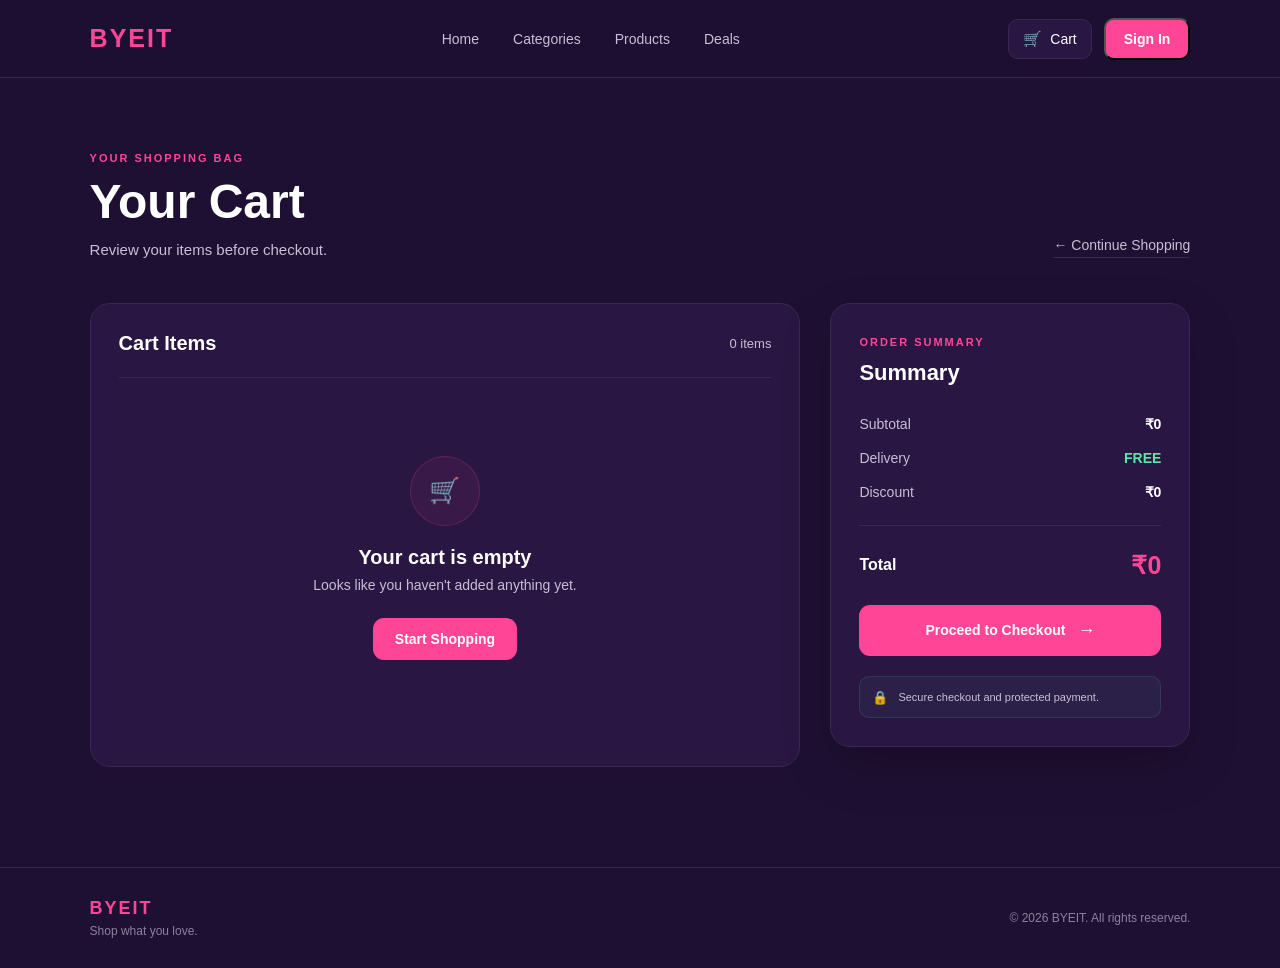
<file: login-app/cart.html>
<!DOCTYPE html>
<html lang="en">

<head>

    <meta charset="UTF-8">

    <meta
        name="viewport"
        content="width=device-width, initial-scale=1.0"
    >

    <title>Your Cart | BYEIT</title>

    <link
        rel="stylesheet"
        href="cart.css"
    >

</head>


<body>

    <!-- NAVBAR -->

    <header class="navbar">

        <a
            href="index.html"
            class="logo"
        >
            BYEIT
        </a>


        <nav>

            <a href="index.html">
                Home
            </a>

            <a href="index.html#categories">
                Categories
            </a>

            <a href="index.html#products">
                Products
            </a>

            <a href="index.html#deals">
                Deals
            </a>

        </nav>


        <div class="nav-actions">

            <a
                href="cart.html"
                class="cart-button"
            >

                <span class="cart-icon">
                    🛒
                </span>

                <span>
                    Cart
                </span>

            </a>


            <button
                id="profileButton"
                class="profile-button"
                onclick="openProfile()"
            >
                Sign In
            </button>

        </div>

    </header>


    <!-- CART PAGE -->

    <main class="cart-page">


        <!-- PAGE HEADER -->

        <div class="cart-page-header">

            <div>

                <span class="small-label">
                    YOUR SHOPPING BAG
                </span>

                <h1>
                    Your Cart
                </h1>

                <p>
                    Review your items before checkout.
                </p>

            </div>


            <a
                href="index.html#products"
                class="continue-shopping"
            >
                ← Continue Shopping
            </a>

        </div>


        <!-- CART CONTENT -->

        <div class="cart-layout">


            <!-- LEFT SIDE -->

            <section class="cart-items-section">

                <div class="section-heading">

                    <h2>
                        Cart Items
                    </h2>

                    <span id="cartItemCount">
                        0 items
                    </span>

                </div>


                <div
                    id="cartItems"
                    class="cart-items"
                >

                    <!-- Products will appear here -->

                    <div class="empty-cart">

                        <div class="empty-cart-icon">
                            🛒
                        </div>

                        <h3>
                            Your cart is empty
                        </h3>

                        <p>
                            Looks like you haven't added
                            anything yet.
                        </p>

                        <a
                            href="index.html#products"
                            class="primary-button"
                        >
                            Start Shopping
                        </a>

                    </div>

                </div>

            </section>


            <!-- RIGHT SIDE -->

            <aside class="order-summary">

                <div class="summary-header">

                    <span class="small-label">
                        ORDER SUMMARY
                    </span>

                    <h2>
                        Summary
                    </h2>

                </div>


                <div class="summary-details">

                    <div class="summary-row">

                        <span>
                            Subtotal
                        </span>

                        <strong id="cartSubtotal">
                            ₹0
                        </strong>

                    </div>


                    <div class="summary-row">

                        <span>
                            Delivery
                        </span>

                        <strong class="free">
                            FREE
                        </strong>

                    </div>


                    <div class="summary-row">

                        <span>
                            Discount
                        </span>

                        <strong id="cartDiscount">
                            ₹0
                        </strong>

                    </div>

                </div>


                <div class="summary-divider"></div>


                <div class="summary-total">

                    <span>
                        Total
                    </span>

                    <strong id="cartTotal">
                        ₹0
                    </strong>

                </div>


                <button
                class="checkout-button"
                onclick="window.location.href='checkout.html'"
            >
                Proceed to Checkout
                <span>→</span>
            </button>


                <div class="secure-note">

                    <span>
                        🔒
                    </span>

                    <p>
                        Secure checkout and
                        protected payment.
                    </p>

                </div>

            </aside>

        </div>

    </main>


    <!-- FOOTER -->

    <footer class="footer">

        <div class="footer-content">

            <div>

                <div class="footer-logo">
                    BYEIT
                </div>

                <p>
                    Shop what you love.
                </p>

            </div>


            <p class="footer-copy">
                © 2026 BYEIT. All rights reserved.
            </p>

        </div>

    </footer>


    <script src="cart.js"></script>
    <script>
    function openProfile() {

        let loggedIn =
            localStorage.getItem("byeItLoggedIn");

        if (loggedIn === "true") {

            window.location.href =
                "profile.html";

        } else {

            window.location.href =
                "login.html";
        }
    }

    let profileButton =
        document.getElementById("profileButton");

    if (profileButton) {

        let loggedIn =
            localStorage.getItem("byeItLoggedIn");

        if (loggedIn === "true") {

            profileButton.innerText =
                "Profile";
        }
    }
</script>

</body>

</html>
</file>
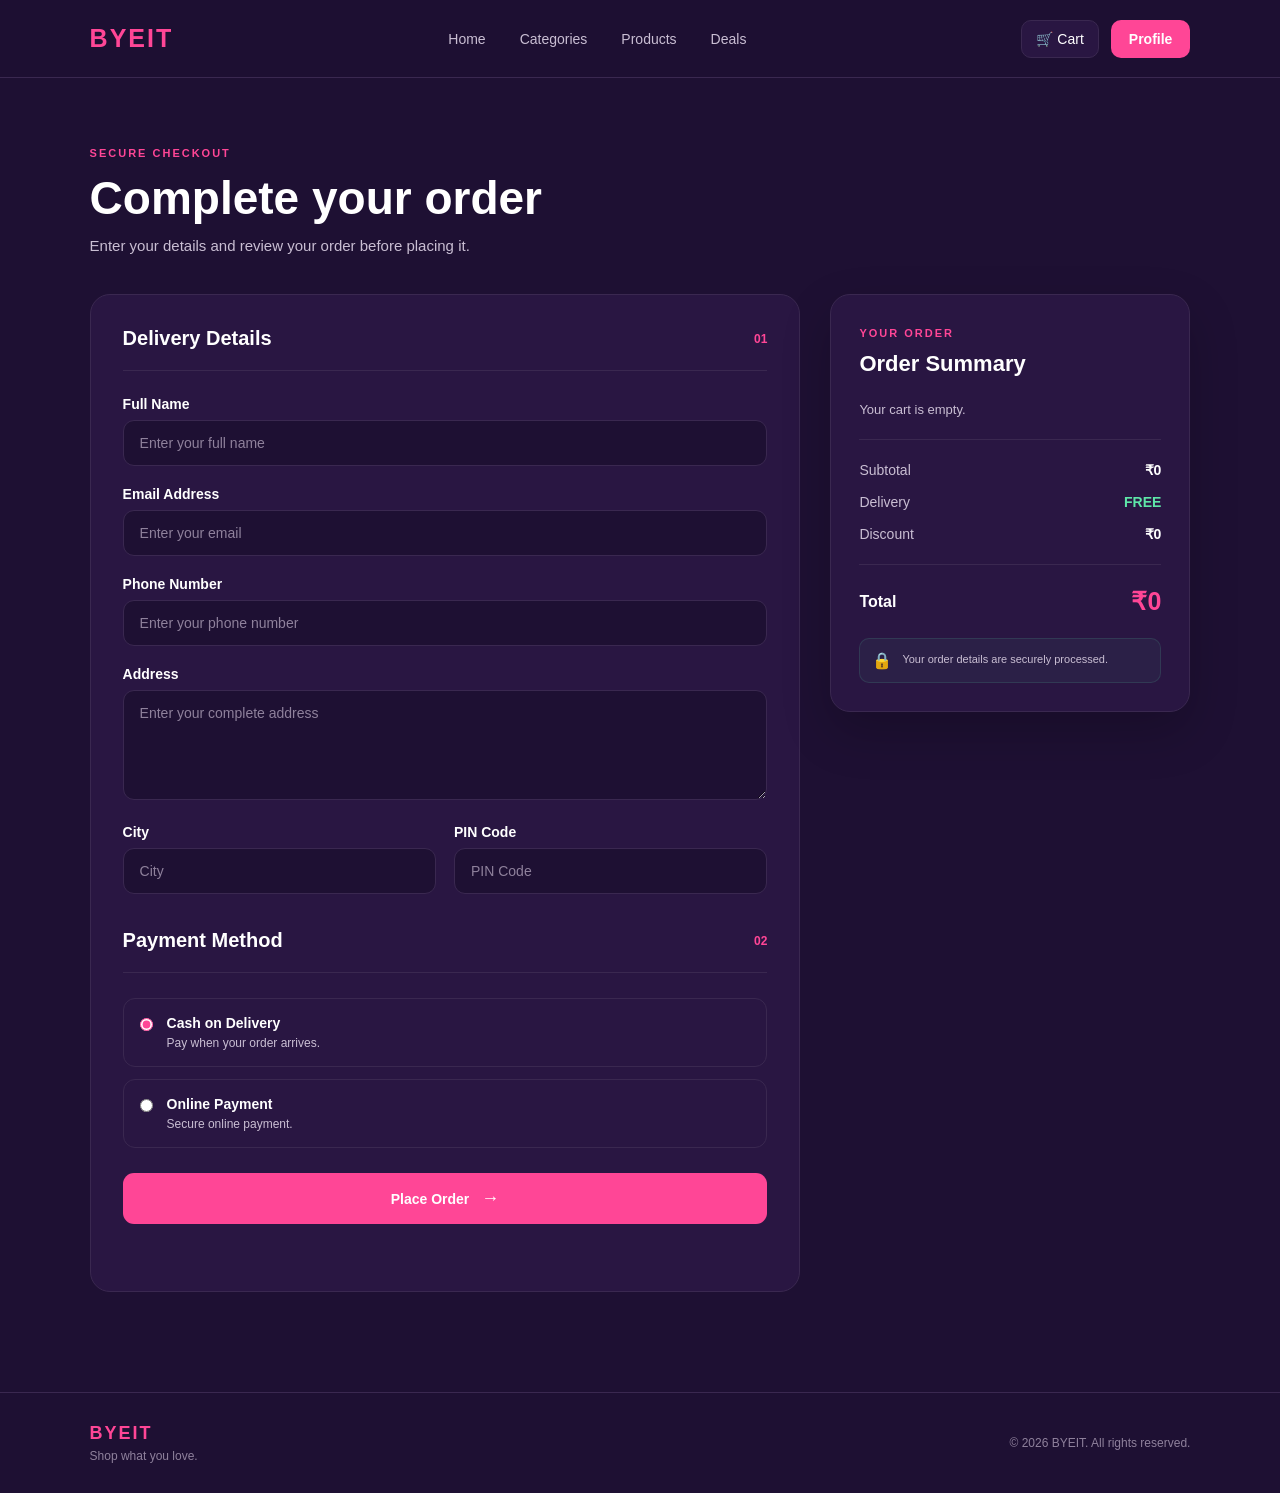
<file: login-app/checkout.html>
<!DOCTYPE html>
<html lang="en">

<head>

    <meta charset="UTF-8">

    <meta
        name="viewport"
        content="width=device-width, initial-scale=1.0"
    >

    <title>Checkout | BYEIT</title>

    <link
        rel="stylesheet"
        href="checkout.css"
    >

</head>


<body>

    <!-- NAVBAR -->

    <header class="navbar">

        <a
            href="index.html"
            class="logo"
        >
            BYEIT
        </a>


        <nav>

            <a href="index.html">
                Home
            </a>

            <a href="index.html#categories">
                Categories
            </a>

            <a href="index.html#products">
                Products
            </a>

            <a href="index.html#deals">
                Deals
            </a>

        </nav>


        <div class="nav-actions">

            <a
                href="cart.html"
                class="cart-button"
            >
                🛒 Cart
            </a>

            <a
                href="login.html"
                class="profile-button"
            >
                Profile
            </a>

        </div>

    </header>


    <!-- CHECKOUT -->

    <main class="checkout-page">


        <!-- PAGE HEADER -->

        <div class="checkout-header">

            <span class="small-label">
                SECURE CHECKOUT
            </span>

            <h1>
                Complete your order
            </h1>

            <p>
                Enter your details and review your order before placing it.
            </p>

        </div>


        <!-- CHECKOUT LAYOUT -->

        <div class="checkout-layout">


            <!-- LEFT SIDE -->

            <section class="checkout-form-card">

                <div class="section-title">

                    <h2>
                        Delivery Details
                    </h2>

                    <span>
                        01
                    </span>

                </div>


                <form id="checkoutForm">


                    <!-- FULL NAME -->

                    <div class="form-group">

                        <label for="fullName">
                            Full Name
                        </label>

                        <input
                            type="text"
                            id="fullName"
                            placeholder="Enter your full name"
                            required
                        >

                    </div>


                    <!-- EMAIL -->

                    <div class="form-group">

                        <label for="email">
                            Email Address
                        </label>

                        <input
                            type="email"
                            id="email"
                            placeholder="Enter your email"
                            required
                        >

                    </div>


                    <!-- PHONE -->

                    <div class="form-group">

                        <label for="phone">
                            Phone Number
                        </label>

                        <input
                            type="tel"
                            id="phone"
                            placeholder="Enter your phone number"
                            required
                        >

                    </div>


                    <!-- ADDRESS -->

                    <div class="form-group">

                        <label for="address">
                            Address
                        </label>

                        <textarea
                            id="address"
                            placeholder="Enter your complete address"
                            required
                        ></textarea>

                    </div>


                    <!-- CITY + PIN -->

                    <div class="form-row">

                        <div class="form-group">

                            <label for="city">
                                City
                            </label>

                            <input
                                type="text"
                                id="city"
                                placeholder="City"
                                required
                            >

                        </div>


                        <div class="form-group">

                            <label for="pincode">
                                PIN Code
                            </label>

                            <input
                                type="text"
                                id="pincode"
                                placeholder="PIN Code"
                                required
                            >

                        </div>

                    </div>


                    <!-- PAYMENT -->

                    <div class="section-title payment-title">

                        <h2>
                            Payment Method
                        </h2>

                        <span>
                            02
                        </span>

                    </div>


                    <div class="payment-options">


                        <label class="payment-option">

                            <input
                                type="radio"
                                name="payment"
                                value="cod"
                                checked
                            >

                            <div>

                                <strong>
                                    Cash on Delivery
                                </strong>

                                <span>
                                    Pay when your order arrives.
                                </span>

                            </div>

                        </label>


                        <label class="payment-option">

                            <input
                                type="radio"
                                name="payment"
                                value="online"
                            >

                            <div>

                                <strong>
                                    Online Payment
                                </strong>

                                <span>
                                    Secure online payment.
                                </span>

                            </div>

                        </label>


                    </div>


                    <button
                        type="submit"
                        class="place-order-button"
                    >
                        Place Order
                        <span>→</span>
                    </button>


                    <p
                        id="checkoutMessage"
                        class="checkout-message"
                    ></p>


                </form>

            </section>


            <!-- RIGHT SIDE -->

            <aside class="order-summary">

                <div class="summary-header">

                    <span class="small-label">
                        YOUR ORDER
                    </span>

                    <h2>
                        Order Summary
                    </h2>

                </div>


                <div
                    id="checkoutItems"
                    class="checkout-items"
                >
                    <!-- Items loaded by JavaScript -->
                </div>


                <div class="summary-divider"></div>


                <div class="summary-row">

                    <span>
                        Subtotal
                    </span>

                    <strong id="checkoutSubtotal">
                        ₹0
                    </strong>

                </div>


                <div class="summary-row">

                    <span>
                        Delivery
                    </span>

                    <strong class="free">
                        FREE
                    </strong>

                </div>


                <div class="summary-row">

                    <span>
                        Discount
                    </span>

                    <strong id="checkoutDiscount">
                        ₹0
                    </strong>

                </div>


                <div class="summary-divider"></div>


                <div class="summary-total">

                    <span>
                        Total
                    </span>

                    <strong id="checkoutTotal">
                        ₹0
                    </strong>

                </div>


                <div class="secure-note">

                    <span>
                        🔒
                    </span>

                    <p>
                        Your order details are securely processed.
                    </p>

                </div>


            </aside>

        </div>

    </main>


    <!-- FOOTER -->

    <footer class="footer">

        <div class="footer-content">

            <div>

                <div class="footer-logo">
                    BYEIT
                </div>

                <p>
                    Shop what you love.
                </p>

            </div>


            <p class="footer-copy">
                © 2026 BYEIT. All rights reserved.
            </p>

        </div>

    </footer>


    <script src="checkout.js"></script>

</body>

</html>
</file>
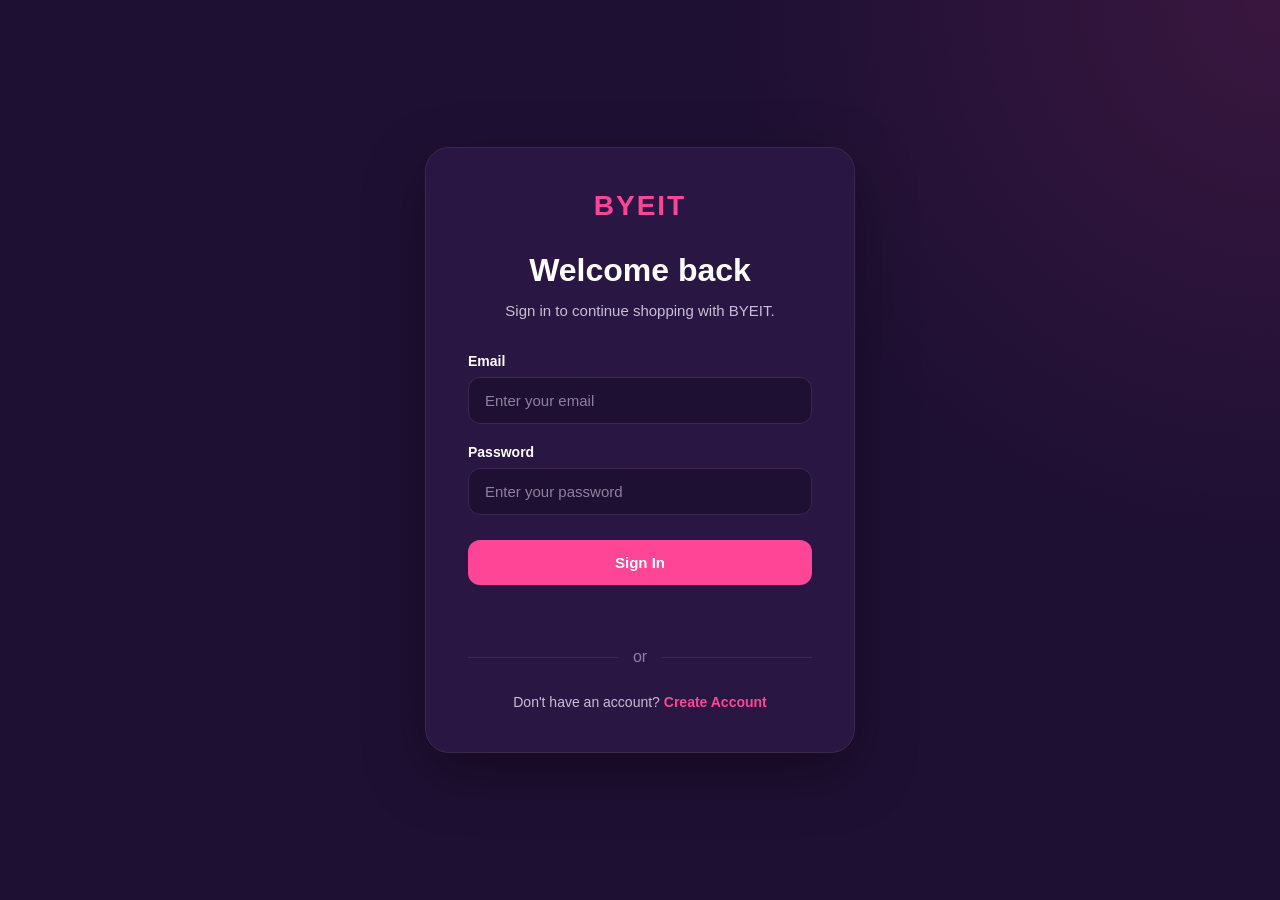
<file: login-app/login.html>
<!DOCTYPE html>
<html lang="en">

<head>
    <meta charset="UTF-8">
    <meta name="viewport" content="width=device-width, initial-scale=1.0">

    <title>Sign In | BYEIT</title>

    <link rel="stylesheet" href="login.css">
</head>

<body>

    <div class="auth-page">

        <div class="auth-card">

            <a href="index.html" class="auth-logo">
                BYEIT
            </a>

            <h1>Welcome back</h1>

            <p class="auth-subtitle">
                Sign in to continue shopping with BYEIT.
            </p>

            <form id="loginForm">

                <div class="form-group">

                    <label for="email">
                        Email
                    </label>

                    <input
                        type="email"
                        id="email"
                        placeholder="Enter your email"
                        required
                    >

                </div>

                <div class="form-group">

                    <label for="password">
                        Password
                    </label>

                    <input
                        type="password"
                        id="password"
                        placeholder="Enter your password"
                        required
                    >

                </div>

                <button
                    type="submit"
                    class="auth-button"
                >
                    Sign In
                </button>

                <p id="loginMessage" class="auth-message"></p>

            </form>

            <div class="auth-divider">
                <span>or</span>
            </div>

            <p class="auth-switch">

                Don't have an account?

                <a href="register.html">
                    Create Account
                </a>

            </p>

        </div>

    </div>

    <script src="login.js"></script>

</body>

</html>
</file>
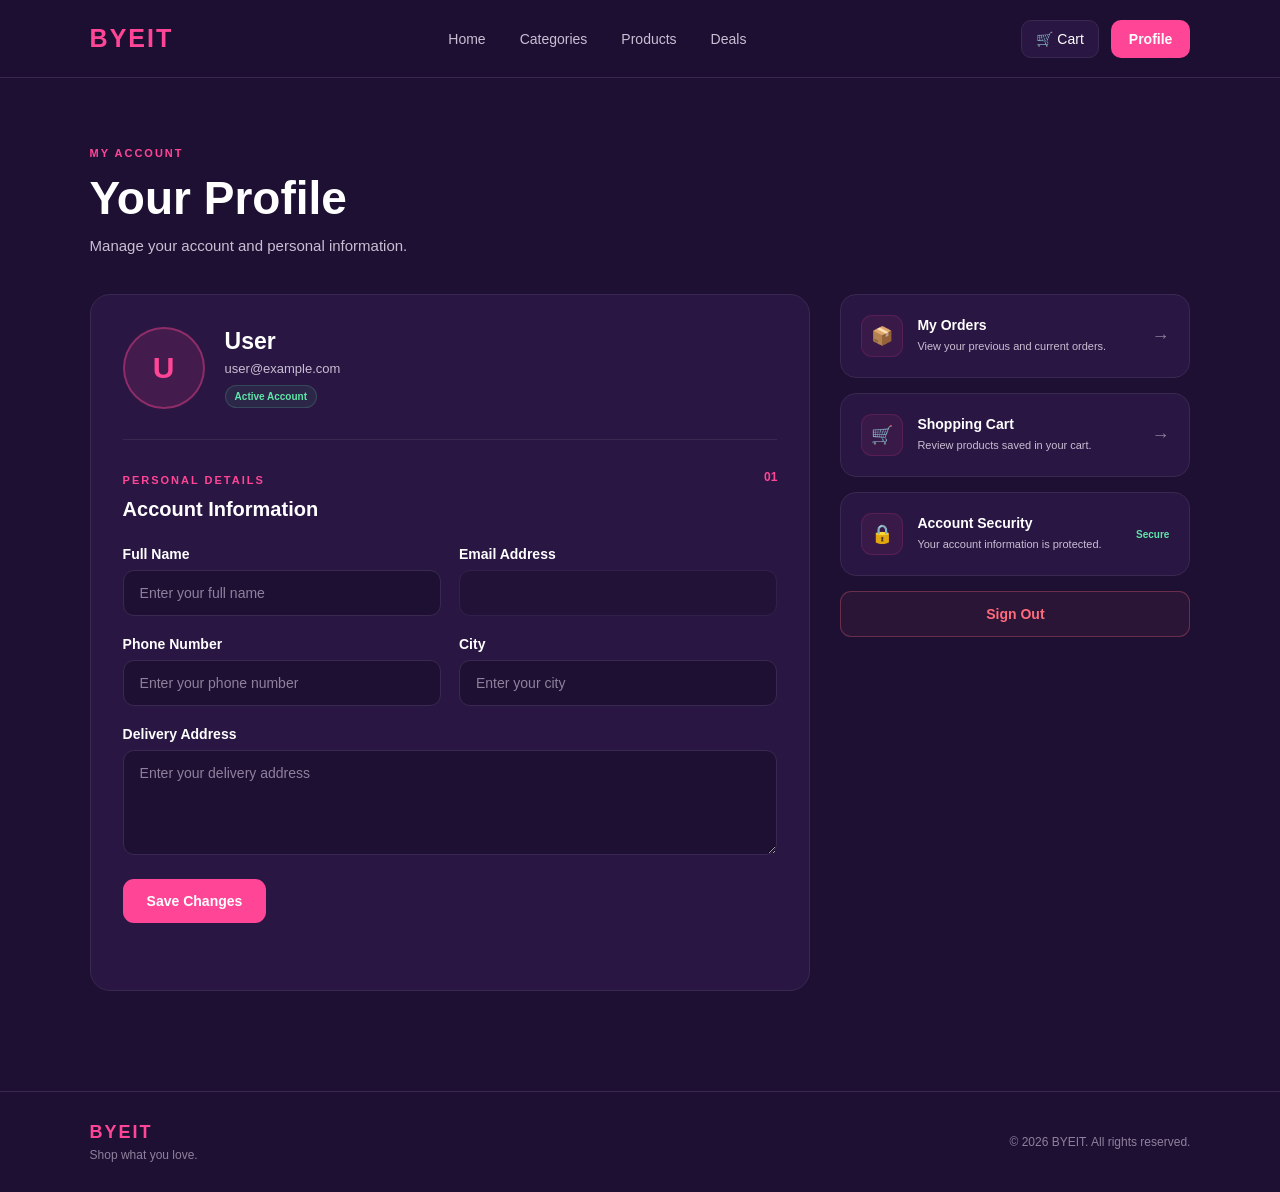
<file: login-app/profile.html>
<!DOCTYPE html>
<html lang="en">

<head>

    <meta charset="UTF-8">

    <meta
        name="viewport"
        content="width=device-width, initial-scale=1.0"
    >

    <title>My Profile | BYEIT</title>

    <link
        rel="stylesheet"
        href="profile.css"
    >

</head>


<body>


    <!-- =========================================
         NAVBAR
         ========================================= -->

    <header class="navbar">


        <a
            href="index.html"
            class="logo"
        >
            BYEIT
        </a>


        <nav>

            <a href="index.html">
                Home
            </a>

            <a href="index.html#categories">
                Categories
            </a>

            <a href="index.html#products">
                Products
            </a>

            <a href="index.html#deals">
                Deals
            </a>

        </nav>


        <div class="nav-actions">

            <a
                href="cart.html"
                class="cart-button"
            >
                🛒 Cart
            </a>


            <a
                href="profile.html"
                class="profile-button"
            >
                Profile
            </a>

        </div>

    </header>



    <!-- =========================================
         PROFILE PAGE
         ========================================= -->

    <main class="profile-page">


        <!-- PAGE HEADER -->

        <div class="profile-header">

            <span class="small-label">
                MY ACCOUNT
            </span>

            <h1>
                Your Profile
            </h1>

            <p>
                Manage your account and personal information.
            </p>

        </div>



        <!-- =========================================
             PROFILE LAYOUT
             ========================================= -->

        <div class="profile-layout">


            <!-- =====================================
                 LEFT PROFILE CARD
                 ===================================== -->

            <section class="profile-card">


                <div class="profile-top">


                    <div class="profile-avatar">
                        <span id="avatarLetter">
                            U
                        </span>
                    </div>


                    <div class="profile-main-info">

                        <h2 id="profileName">
                            User
                        </h2>

                        <p id="profileEmail">
                            user@example.com
                        </p>

                        <span class="account-status">
                            Active Account
                        </span>

                    </div>

                </div>



                <div class="profile-divider"></div>



                <!-- PERSONAL INFORMATION -->

                <div class="section-heading">

                    <div>

                        <span class="small-label">
                            PERSONAL DETAILS
                        </span>

                        <h2>
                            Account Information
                        </h2>

                    </div>

                    <span class="section-number">
                        01
                    </span>

                </div>



                <form id="profileForm">


                    <div class="form-row">


                        <div class="form-group">

                            <label for="fullName">
                                Full Name
                            </label>

                            <input
                                type="text"
                                id="fullName"
                                placeholder="Enter your full name"
                            >

                        </div>


                        <div class="form-group">

                            <label for="email">
                                Email Address
                            </label>

                            <input
                                type="email"
                                id="email"
                                disabled
                            >

                        </div>


                    </div>



                    <div class="form-row">


                        <div class="form-group">

                            <label for="phone">
                                Phone Number
                            </label>

                            <input
                                type="tel"
                                id="phone"
                                placeholder="Enter your phone number"
                            >

                        </div>


                        <div class="form-group">

                            <label for="city">
                                City
                            </label>

                            <input
                                type="text"
                                id="city"
                                placeholder="Enter your city"
                            >

                        </div>


                    </div>



                    <div class="form-group">

                        <label for="address">
                            Delivery Address
                        </label>

                        <textarea
                            id="address"
                            placeholder="Enter your delivery address"
                        ></textarea>

                    </div>



                    <button
                        type="submit"
                        class="save-button"
                    >
                        Save Changes
                    </button>


                    <p
                        id="profileMessage"
                        class="profile-message"
                    ></p>


                </form>

            </section>



            <!-- =====================================
                 RIGHT SIDEBAR
                 ===================================== -->

            <aside class="profile-sidebar">


                <!-- ORDERS -->

                <div class="side-card">

                    <div class="side-icon">
                        📦
                    </div>

                    <div class="side-content">

                        <h3>
                            My Orders
                        </h3>

                        <p>
                            View your previous and current orders.
                        </p>

                    </div>

                    <span class="side-arrow">
                        →
                    </span>

                </div>



                <!-- CART -->

                <div
                    class="side-card clickable"
                    onclick="window.location.href='cart.html'"
                >

                    <div class="side-icon">
                        🛒
                    </div>

                    <div class="side-content">

                        <h3>
                            Shopping Cart
                        </h3>

                        <p>
                            Review products saved in your cart.
                        </p>

                    </div>

                    <span class="side-arrow">
                        →
                    </span>

                </div>



                <!-- SECURITY -->

                <div class="side-card">

                    <div class="side-icon">
                        🔒
                    </div>

                    <div class="side-content">

                        <h3>
                            Account Security
                        </h3>

                        <p>
                            Your account information is protected.
                        </p>

                    </div>

                    <span class="security-status">
                        Secure
                    </span>

                </div>



                <!-- LOGOUT -->

                <button
                    class="logout-button"
                    onclick="logout()"
                >
                    Sign Out
                </button>


            </aside>

        </div>

    </main>



    <!-- =========================================
         FOOTER
         ========================================= -->

    <footer class="footer">

        <div class="footer-content">


            <div>

                <div class="footer-logo">
                    BYEIT
                </div>

                <p>
                    Shop what you love.
                </p>

            </div>


            <p class="footer-copy">
                © 2026 BYEIT. All rights reserved.
            </p>


        </div>

    </footer>



    <script src="profile.js"></script>

</body>

</html>
</file>
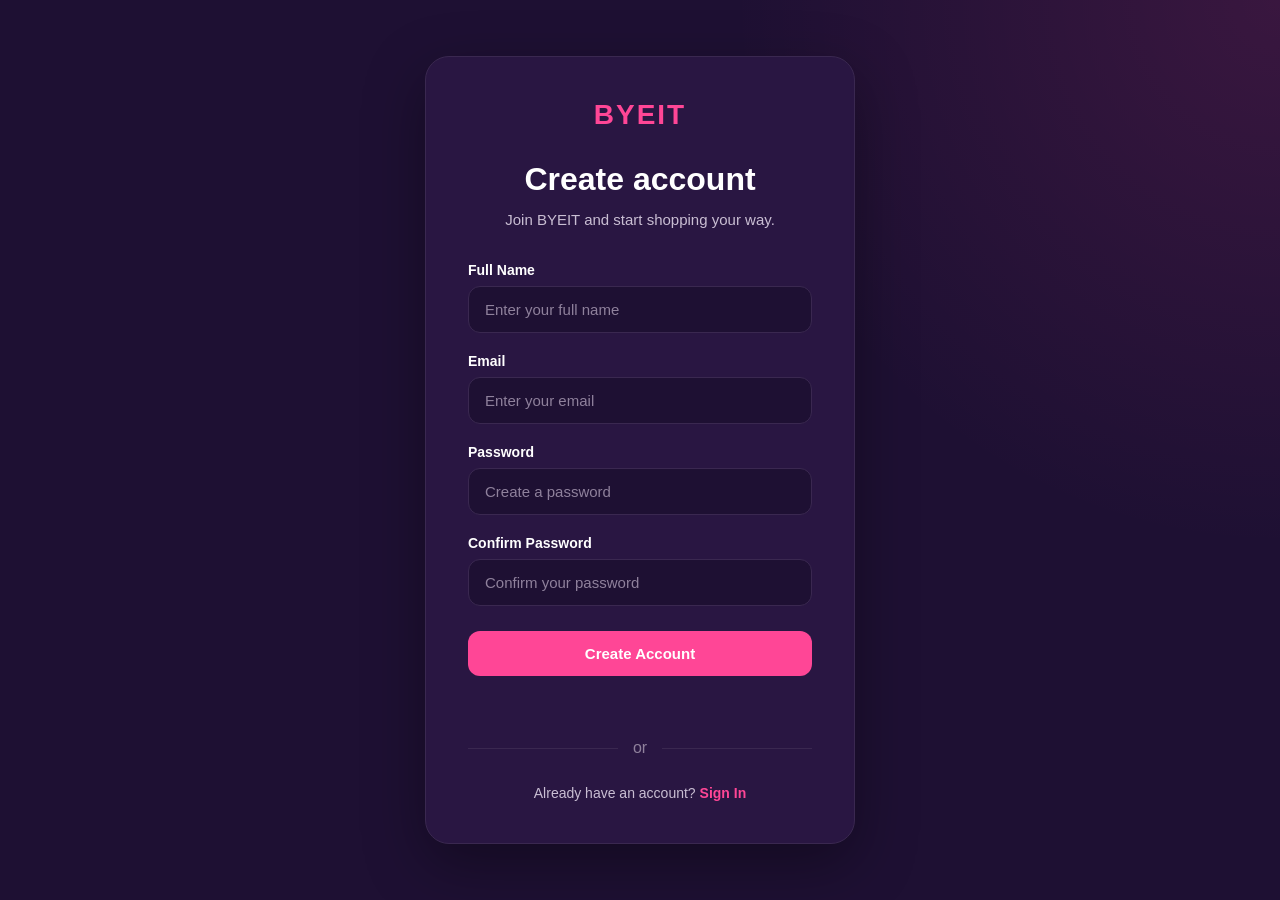
<file: login-app/register.html>
<!DOCTYPE html>
<html lang="en">

<head>
    <meta charset="UTF-8">
    <meta name="viewport" content="width=device-width, initial-scale=1.0">

    <title>Create Account | BYEIT</title>

    <link rel="stylesheet" href="login.css">
</head>

<body>

    <div class="auth-page">

        <div class="auth-card">

            <a href="index.html" class="auth-logo">
                BYEIT
            </a>

            <h1>Create account</h1>

            <p class="auth-subtitle">
                Join BYEIT and start shopping your way.
            </p>

            <form id="registerForm">

                <div class="form-group">

                    <label for="fullName">
                        Full Name
                    </label>

                    <input
                        type="text"
                        id="fullName"
                        placeholder="Enter your full name"
                        required
                    >

                </div>

                <div class="form-group">

                    <label for="email">
                        Email
                    </label>

                    <input
                        type="email"
                        id="email"
                        placeholder="Enter your email"
                        required
                    >

                </div>

                <div class="form-group">

                    <label for="password">
                        Password
                    </label>

                    <input
                        type="password"
                        id="password"
                        placeholder="Create a password"
                        required
                    >

                </div>

                <div class="form-group">

                    <label for="confirmPassword">
                        Confirm Password
                    </label>

                    <input
                        type="password"
                        id="confirmPassword"
                        placeholder="Confirm your password"
                        required
                    >

                </div>

                <button
                    type="submit"
                    class="auth-button"
                >
                    Create Account
                </button>

                <p id="registerMessage" class="auth-message"></p>

            </form>

            <div class="auth-divider">
                <span>or</span>
            </div>

            <p class="auth-switch">

                Already have an account?

                <a href="login.html">
                    Sign In
                </a>

            </p>

        </div>

    </div>

    <script src="register.js"></script>

</body>

</html>
</file>
<file: login-app/cart.css>
/* =========================================
   BYEIT CART PAGE
   ========================================= */


:root {

    --night-violet: #1E1033;

    --card-violet: #291642;

    --border-violet: #3A2850;

    --dragonfruit: #FF4696;

    --dragonfruit-hover: #FF6BAA;

    --white: #FFFFFF;

    --secondary-text: #C9BED3;

    --muted-text: #8F819C;

    --success: #5EE6A8;

    --error: #FF6B7A;

}


/* =========================================
   RESET
   ========================================= */

* {

    margin: 0;

    padding: 0;

    box-sizing: border-box;

}


html {

    scroll-behavior: smooth;

}


body {

    font-family: Arial, sans-serif;

    background: var(--night-violet);

    color: var(--white);

    min-height: 100vh;

}


/* =========================================
   NAVBAR
   ========================================= */

.navbar {

    width: 100%;

    height: 78px;

    padding: 0 7%;

    display: flex;

    align-items: center;

    justify-content: space-between;

    background: rgba(30, 16, 51, 0.95);

    border-bottom: 1px solid var(--border-violet);

    position: sticky;

    top: 0;

    z-index: 100;

    backdrop-filter: blur(12px);

}


/* LOGO */

.logo {

    color: var(--dragonfruit);

    font-size: 25px;

    font-weight: 800;

    letter-spacing: 2px;

    text-decoration: none;

}


/* NAV LINKS */

.navbar nav {

    display: flex;

    align-items: center;

    gap: 34px;

}


.navbar nav a {

    color: var(--secondary-text);

    text-decoration: none;

    font-size: 14px;

    transition: 0.25s ease;

}


.navbar nav a:hover {

    color: var(--white);

}


/* NAV ACTIONS */

.nav-actions {

    display: flex;

    align-items: center;

    gap: 12px;

}


/* CART BUTTON */

.cart-button {

    display: flex;

    align-items: center;

    gap: 8px;

    padding: 10px 14px;

    border: 1px solid var(--border-violet);

    border-radius: 10px;

    background: var(--card-violet);

    color: var(--white);

    text-decoration: none;

    font-size: 14px;

    transition: 0.25s ease;

}


.cart-button:hover {

    border-color: var(--dragonfruit);

    color: var(--dragonfruit);

}


.cart-icon {

    font-size: 15px;

}


/* PROFILE */

.profile-button {

    padding: 11px 18px;

    border-radius: 10px;

    background: var(--dragonfruit);

    color: var(--white);

    text-decoration: none;

    font-size: 14px;

    font-weight: 700;

    transition: 0.25s ease;

}


.profile-button:hover {

    background: var(--dragonfruit-hover);

    transform: translateY(-2px);

    box-shadow:
        0 8px 22px rgba(255, 70, 150, 0.22);

}


/* =========================================
   CART PAGE
   ========================================= */

.cart-page {

    width: 86%;

    max-width: 1250px;

    margin: 0 auto;

    padding: 70px 0 100px;

}


/* =========================================
   PAGE HEADER
   ========================================= */

.cart-page-header {

    display: flex;

    align-items: flex-end;

    justify-content: space-between;

    margin-bottom: 45px;

}


.small-label {

    display: inline-block;

    margin-bottom: 12px;

    color: var(--dragonfruit);

    font-size: 11px;

    font-weight: 800;

    letter-spacing: 2px;

}


.cart-page-header h1 {

    font-size: 48px;

    line-height: 1.1;

    margin-bottom: 12px;

}


.cart-page-header p {

    color: var(--secondary-text);

    font-size: 15px;

}


.continue-shopping {

    color: var(--secondary-text);

    text-decoration: none;

    font-size: 14px;

    padding-bottom: 4px;

    border-bottom: 1px solid var(--border-violet);

    transition: 0.25s ease;

}


.continue-shopping:hover {

    color: var(--dragonfruit);

    border-color: var(--dragonfruit);

}


/* =========================================
   CART LAYOUT
   ========================================= */

.cart-layout {

    display: grid;

    grid-template-columns: minmax(0, 1fr) 360px;

    gap: 30px;

    align-items: start;

}


/* =========================================
   CART ITEMS SECTION
   ========================================= */

.cart-items-section {

    background: var(--card-violet);

    border: 1px solid var(--border-violet);

    border-radius: 20px;

    padding: 28px;

}


.section-heading {

    display: flex;

    align-items: center;

    justify-content: space-between;

    padding-bottom: 22px;

    border-bottom: 1px solid var(--border-violet);

}


.section-heading h2 {

    font-size: 20px;

}


.section-heading span {

    color: var(--secondary-text);

    font-size: 13px;

}


/* =========================================
   CART ITEM
   ========================================= */

.cart-item {

    display: grid;

    grid-template-columns: 90px minmax(0, 1fr) auto;

    align-items: center;

    gap: 20px;

    padding: 22px 0;

    border-bottom: 1px solid var(--border-violet);

}


.cart-item:last-child {

    border-bottom: none;

}


/* PRODUCT IMAGE */

.cart-item-image {

    width: 90px;

    height: 90px;

    border-radius: 14px;

    background: var(--night-violet);

    border: 1px solid var(--border-violet);

    display: flex;

    align-items: center;

    justify-content: center;

    overflow: hidden;

}


.cart-item-image img {

    width: 100%;

    height: 100%;

    object-fit: contain;

    padding: 8px;

}


/* PRODUCT INFO */

.cart-item-info {

    display: flex;

    flex-direction: column;

    gap: 7px;

}


.cart-item-name {

    color: var(--white);

    font-size: 16px;

    font-weight: 700;

}


.cart-item-category {

    color: var(--muted-text);

    font-size: 12px;

}


.cart-item-price {

    color: var(--dragonfruit);

    font-size: 14px;

    font-weight: 700;

}


/* =========================================
   CART ITEM CONTROLS
   ========================================= */

.cart-controls {

    display: flex;

    align-items: center;

    gap: 10px;

}


.quantity-control {

    display: flex;

    align-items: center;

    border: 1px solid var(--border-violet);

    border-radius: 10px;

    overflow: hidden;

}


.quantity-control button {

    width: 32px;

    height: 32px;

    border: none;

    background: var(--night-violet);

    color: var(--white);

    cursor: pointer;

    font-size: 16px;

    transition: 0.2s ease;

}


.quantity-control button:hover {

    background: var(--dragonfruit);

}


.quantity-control span {

    width: 32px;

    text-align: center;

    font-size: 13px;

    font-weight: 700;

}


/* DELETE BUTTON */

.delete-button {

    width: 34px;

    height: 34px;

    display: flex;

    align-items: center;

    justify-content: center;

    border: 1px solid rgba(255, 107, 122, 0.3);

    border-radius: 9px;

    background: rgba(255, 107, 122, 0.07);

    color: var(--error);

    cursor: pointer;

    font-size: 15px;

    transition: 0.25s ease;

}


.delete-button:hover {

    background: rgba(255, 107, 122, 0.15);

    border-color: var(--error);

    transform: translateY(-2px);

}


/* =========================================
   EMPTY CART
   ========================================= */

.empty-cart {

    min-height: 360px;

    display: flex;

    flex-direction: column;

    align-items: center;

    justify-content: center;

    text-align: center;

    padding: 50px 20px;

}


.empty-cart-icon {

    width: 70px;

    height: 70px;

    display: flex;

    align-items: center;

    justify-content: center;

    margin-bottom: 20px;

    border-radius: 50%;

    background: rgba(255, 70, 150, 0.08);

    border: 1px solid rgba(255, 70, 150, 0.2);

    font-size: 25px;

}


.empty-cart h3 {

    font-size: 20px;

    margin-bottom: 8px;

}


.empty-cart p {

    color: var(--secondary-text);

    font-size: 14px;

    margin-bottom: 25px;

}


/* =========================================
   PRIMARY BUTTON
   ========================================= */

.primary-button {

    display: inline-flex;

    align-items: center;

    justify-content: center;

    padding: 13px 22px;

    border: none;

    border-radius: 11px;

    background: var(--dragonfruit);

    color: var(--white);

    text-decoration: none;

    font-size: 14px;

    font-weight: 700;

    cursor: pointer;

    transition: 0.25s ease;

}


.primary-button:hover {

    background: var(--dragonfruit-hover);

    transform: translateY(-2px);

    box-shadow:
        0 8px 25px rgba(255, 70, 150, 0.25);

}


/* =========================================
   ORDER SUMMARY
   ========================================= */

.order-summary {

    position: sticky;

    top: 105px;

    padding: 28px;

    background: var(--card-violet);

    border: 1px solid var(--border-violet);

    border-radius: 20px;

    box-shadow:
        0 20px 50px rgba(0, 0, 0, 0.2);

}


.summary-header h2 {

    font-size: 22px;

}


/* SUMMARY DETAILS */

.summary-details {

    margin-top: 30px;

}


.summary-row {

    display: flex;

    align-items: center;

    justify-content: space-between;

    margin-bottom: 18px;

}


.summary-row span {

    color: var(--secondary-text);

    font-size: 14px;

}


.summary-row strong {

    font-size: 14px;

}


.summary-row .free {

    color: var(--success);

}


/* DIVIDER */

.summary-divider {

    height: 1px;

    background: var(--border-violet);

    margin: 25px 0;

}


/* TOTAL */

.summary-total {

    display: flex;

    align-items: center;

    justify-content: space-between;

    margin-bottom: 25px;

}


.summary-total span {

    font-size: 16px;

    font-weight: 600;

}


.summary-total strong {

    color: var(--dragonfruit);

    font-size: 25px;

}


/* CHECKOUT */

.checkout-button {

    width: 100%;

    padding: 15px;

    border: none;

    border-radius: 11px;

    background: var(--dragonfruit);

    color: var(--white);

    font-size: 14px;

    font-weight: 700;

    cursor: pointer;

    display: flex;

    align-items: center;

    justify-content: center;

    gap: 12px;

    transition: 0.25s ease;

}


.checkout-button:hover {

    background: var(--dragonfruit-hover);

    transform: translateY(-2px);

    box-shadow:
        0 10px 28px rgba(255, 70, 150, 0.25);

}


.checkout-button span {

    font-size: 18px;

}


/* SECURE NOTE */

.secure-note {

    display: flex;

    align-items: center;

    gap: 10px;

    margin-top: 20px;

    padding: 12px;

    border-radius: 10px;

    background: rgba(94, 230, 168, 0.05);

    border: 1px solid rgba(94, 230, 168, 0.12);

}


.secure-note span {

    font-size: 13px;

}


.secure-note p {

    color: var(--secondary-text);

    font-size: 11px;

    line-height: 1.5;

}


/* =========================================
   FOOTER
   ========================================= */

.footer {

    border-top: 1px solid var(--border-violet);

    padding: 30px 7%;

}


.footer-content {

    display: flex;

    align-items: center;

    justify-content: space-between;

}


.footer-logo {

    color: var(--dragonfruit);

    font-size: 18px;

    font-weight: 800;

    letter-spacing: 2px;

}


.footer p {

    color: var(--muted-text);

    font-size: 12px;

    margin-top: 5px;

}


.footer-copy {

    margin-top: 0 !important;

}


/* =========================================
   RESPONSIVE
   ========================================= */

@media (max-width: 900px) {

    .navbar {

        padding: 0 4%;

    }


    .navbar nav {

        display: none;

    }


    .cart-page {

        width: 92%;

    }


    .cart-layout {

        grid-template-columns: 1fr;

    }


    .order-summary {

        position: static;

    }

}


@media (max-width: 600px) {

    .navbar {

        height: 70px;

    }


    .cart-page {

        padding-top: 45px;

    }


    .cart-page-header {

        align-items: flex-start;

        flex-direction: column;

        gap: 20px;

    }


    .cart-page-header h1 {

        font-size: 36px;

    }


    .cart-items-section {

        padding: 20px;

    }


    .cart-item {

        grid-template-columns: 65px 1fr;

        gap: 14px;

    }


    .cart-item-image {

        width: 65px;

        height: 65px;

    }


    .cart-controls {

        grid-column: 2;

    }


    .cart-item-price {

        display: none;

    }


    .order-summary {

        padding: 22px;

    }


    .footer-content {

        flex-direction: column;

        align-items: flex-start;

        gap: 20px;

    }

}
</file>
<file: login-app/checkout.css>
:root {

    --night-violet: #1E1033;
    --card-violet: #291642;
    --border-violet: #3A2850;

    --dragonfruit: #FF4696;
    --dragonfruit-hover: #FF6BAA;

    --white: #FFFFFF;
    --secondary-text: #C9BED3;
    --muted-text: #8F819C;

    --success: #5EE6A8;
    --error: #FF6B7A;

}


* {

    margin: 0;
    padding: 0;
    box-sizing: border-box;

}


html {

    scroll-behavior: smooth;

}


body {

    font-family: Arial, sans-serif;

    background: var(--night-violet);

    color: var(--white);

    min-height: 100vh;

}


/* =========================================
   NAVBAR
   ========================================= */

.navbar {

    width: 100%;

    height: 78px;

    padding: 0 7%;

    display: flex;

    align-items: center;

    justify-content: space-between;

    background: rgba(30, 16, 51, 0.95);

    border-bottom: 1px solid var(--border-violet);

    position: sticky;

    top: 0;

    z-index: 100;

    backdrop-filter: blur(12px);

}


.logo {

    color: var(--dragonfruit);

    font-size: 25px;

    font-weight: 800;

    letter-spacing: 2px;

    text-decoration: none;

}


.navbar nav {

    display: flex;

    gap: 34px;

}


.navbar nav a {

    color: var(--secondary-text);

    text-decoration: none;

    font-size: 14px;

    transition: 0.25s ease;

}


.navbar nav a:hover {

    color: var(--white);

}


.nav-actions {

    display: flex;

    align-items: center;

    gap: 12px;

}


.cart-button {

    padding: 10px 14px;

    border: 1px solid var(--border-violet);

    border-radius: 10px;

    background: var(--card-violet);

    color: var(--white);

    text-decoration: none;

    font-size: 14px;

    transition: 0.25s ease;

}


.cart-button:hover {

    border-color: var(--dragonfruit);

    color: var(--dragonfruit);

}


.profile-button {

    padding: 11px 18px;

    border-radius: 10px;

    background: var(--dragonfruit);

    color: var(--white);

    text-decoration: none;

    font-size: 14px;

    font-weight: 700;

    transition: 0.25s ease;

}


.profile-button:hover {

    background: var(--dragonfruit-hover);

    transform: translateY(-2px);

    box-shadow:
        0 8px 22px rgba(255, 70, 150, 0.22);

}


/* =========================================
   PAGE
   ========================================= */

.checkout-page {

    width: 86%;

    max-width: 1250px;

    margin: auto;

    padding: 65px 0 100px;

}


.checkout-header {

    margin-bottom: 40px;

}


.small-label {

    display: inline-block;

    margin-bottom: 12px;

    color: var(--dragonfruit);

    font-size: 11px;

    font-weight: 800;

    letter-spacing: 2px;

}


.checkout-header h1 {

    font-size: 46px;

    margin-bottom: 12px;

}


.checkout-header p {

    color: var(--secondary-text);

    font-size: 15px;

}


/* =========================================
   LAYOUT
   ========================================= */

.checkout-layout {

    display: grid;

    grid-template-columns: minmax(0, 1fr) 360px;

    gap: 30px;

    align-items: start;

}


/* =========================================
   FORM CARD
   ========================================= */

.checkout-form-card {

    padding: 32px;

    background: var(--card-violet);

    border: 1px solid var(--border-violet);

    border-radius: 20px;

}


.section-title {

    display: flex;

    align-items: center;

    justify-content: space-between;

    padding-bottom: 20px;

    margin-bottom: 25px;

    border-bottom: 1px solid var(--border-violet);

}


.section-title h2 {

    font-size: 20px;

}


.section-title span {

    color: var(--dragonfruit);

    font-size: 12px;

    font-weight: 800;

}


.form-group {

    margin-bottom: 20px;

}


.form-group label {

    display: block;

    margin-bottom: 8px;

    font-size: 14px;

    font-weight: 600;

}


.form-group input,
.form-group textarea {

    width: 100%;

    padding: 14px 16px;

    background: var(--night-violet);

    color: var(--white);

    border: 1px solid var(--border-violet);

    border-radius: 11px;

    outline: none;

    font-size: 14px;

    font-family: inherit;

    transition: 0.25s ease;

}


.form-group textarea {

    min-height: 110px;

    resize: vertical;

}


.form-group input::placeholder,
.form-group textarea::placeholder {

    color: var(--muted-text);

}


.form-group input:focus,
.form-group textarea:focus {

    border-color: var(--dragonfruit);

    box-shadow:
        0 0 0 3px rgba(255, 70, 150, 0.10);

}


.form-row {

    display: grid;

    grid-template-columns: 1fr 1fr;

    gap: 18px;

}


/* =========================================
   PAYMENT
   ========================================= */

.payment-title {

    margin-top: 15px;

}


.payment-options {

    display: flex;

    flex-direction: column;

    gap: 12px;

    margin-bottom: 25px;

}


.payment-option {

    display: flex;

    align-items: flex-start;

    gap: 14px;

    padding: 16px;

    border: 1px solid var(--border-violet);

    border-radius: 12px;

    cursor: pointer;

    transition: 0.25s ease;

}


.payment-option:hover {

    border-color: var(--dragonfruit);

}


.payment-option input {

    margin-top: 3px;

    accent-color: var(--dragonfruit);

}


.payment-option div {

    display: flex;

    flex-direction: column;

    gap: 5px;

}


.payment-option strong {

    font-size: 14px;

}


.payment-option span {

    color: var(--secondary-text);

    font-size: 12px;

}


/* =========================================
   PLACE ORDER
   ========================================= */

.place-order-button {

    width: 100%;

    padding: 15px;

    border: none;

    border-radius: 11px;

    background: var(--dragonfruit);

    color: var(--white);

    font-size: 14px;

    font-weight: 700;

    cursor: pointer;

    display: flex;

    align-items: center;

    justify-content: center;

    gap: 12px;

    transition: 0.25s ease;

}


.place-order-button:hover {

    background: var(--dragonfruit-hover);

    transform: translateY(-2px);

    box-shadow:
        0 10px 28px rgba(255, 70, 150, 0.25);

}


.place-order-button span {

    font-size: 18px;

}


.checkout-message {

    min-height: 20px;

    margin-top: 15px;

    text-align: center;

    font-size: 14px;

}


/* =========================================
   ORDER SUMMARY
   ========================================= */

.order-summary {

    position: sticky;

    top: 105px;

    padding: 28px;

    background: var(--card-violet);

    border: 1px solid var(--border-violet);

    border-radius: 20px;

    box-shadow:
        0 20px 50px rgba(0, 0, 0, 0.2);

}


.summary-header h2 {

    font-size: 22px;

}


.checkout-items {

    margin-top: 25px;

}


.checkout-item {

    display: flex;

    align-items: center;

    justify-content: space-between;

    gap: 15px;

    padding: 14px 0;

    border-bottom: 1px solid var(--border-violet);

}


.checkout-item-info {

    display: flex;

    flex-direction: column;

    gap: 5px;

}


.checkout-item-name {

    font-size: 13px;

    font-weight: 700;

}


.checkout-item-quantity {

    color: var(--muted-text);

    font-size: 11px;

}


.checkout-item-price {

    color: var(--dragonfruit);

    font-size: 13px;

    font-weight: 700;

}


/* =========================================
   SUMMARY
   ========================================= */

.summary-divider {

    height: 1px;

    background: var(--border-violet);

    margin: 22px 0;

}


.summary-row {

    display: flex;

    justify-content: space-between;

    margin-bottom: 16px;

}


.summary-row span {

    color: var(--secondary-text);

    font-size: 14px;

}


.summary-row strong {

    font-size: 14px;

}


.summary-row .free {

    color: var(--success);

}


.summary-total {

    display: flex;

    align-items: center;

    justify-content: space-between;

}


.summary-total span {

    font-size: 16px;

    font-weight: 600;

}


.summary-total strong {

    color: var(--dragonfruit);

    font-size: 25px;

}


/* =========================================
   SECURE NOTE
   ========================================= */

.secure-note {

    display: flex;

    gap: 10px;

    margin-top: 22px;

    padding: 12px;

    border-radius: 10px;

    background: rgba(94, 230, 168, 0.05);

    border: 1px solid rgba(94, 230, 168, 0.12);

}


.secure-note p {

    color: var(--secondary-text);

    font-size: 11px;

    line-height: 1.5;

}


/* =========================================
   FOOTER
   ========================================= */

.footer {

    border-top: 1px solid var(--border-violet);

    padding: 30px 7%;

}


.footer-content {

    display: flex;

    justify-content: space-between;

    align-items: center;

}


.footer-logo {

    color: var(--dragonfruit);

    font-size: 18px;

    font-weight: 800;

    letter-spacing: 2px;

}


.footer p {

    color: var(--muted-text);

    font-size: 12px;

    margin-top: 5px;

}


.footer-copy {

    margin-top: 0 !important;

}


/* =========================================
   RESPONSIVE
   ========================================= */

@media (max-width: 900px) {

    .navbar {

        padding: 0 4%;

    }


    .navbar nav {

        display: none;

    }


    .checkout-page {

        width: 92%;

    }


    .checkout-layout {

        grid-template-columns: 1fr;

    }


    .order-summary {

        position: static;

    }

}


@media (max-width: 600px) {

    .checkout-page {

        padding-top: 45px;

    }


    .checkout-header h1 {

        font-size: 34px;

    }


    .checkout-form-card {

        padding: 22px;

    }


    .form-row {

        grid-template-columns: 1fr;

        gap: 0;

    }


    .order-summary {

        padding: 22px;

    }


    .footer-content {

        flex-direction: column;

        align-items: flex-start;

        gap: 20px;

    }

}
</file>
<file: login-app/login.css>
:root {
    --night-violet: #1E1033;
    --card-violet: #291642;
    --border-violet: #3A2850;

    --dragonfruit: #FF4696;
    --dragonfruit-hover: #FF6BAA;

    --white: #FFFFFF;
    --secondary-text: #C9BED3;
}

* {
    margin: 0;
    padding: 0;
    box-sizing: border-box;
}

body {
    font-family: Arial, sans-serif;
    background: var(--night-violet);
    color: var(--white);
}

.auth-page {
    min-height: 100vh;

    display: flex;
    align-items: center;
    justify-content: center;

    padding: 30px;

    background:
        radial-gradient(
            circle at top right,
            rgba(255, 70, 150, 0.12),
            transparent 35%
        ),
        var(--night-violet);
}

.auth-card {
    width: 100%;
    max-width: 430px;

    padding: 42px;

    background: var(--card-violet);

    border: 1px solid var(--border-violet);

    border-radius: 24px;

    box-shadow:
        0 20px 60px rgba(0, 0, 0, 0.35);

    text-align: center;
}

.auth-logo {
    display: inline-block;

    margin-bottom: 30px;

    color: var(--dragonfruit);

    font-size: 28px;
    font-weight: 800;

    text-decoration: none;

    letter-spacing: 2px;
}

.auth-card h1 {
    font-size: 32px;

    margin-bottom: 10px;
}

.auth-subtitle {
    color: var(--secondary-text);

    font-size: 15px;

    line-height: 1.6;

    margin-bottom: 30px;
}

.form-group {
    text-align: left;

    margin-bottom: 20px;
}

.form-group label {
    display: block;

    margin-bottom: 8px;

    font-size: 14px;
    font-weight: 600;
}

.form-group input {
    width: 100%;

    padding: 14px 16px;

    background: #1E1033;

    color: var(--white);

    border: 1px solid var(--border-violet);

    border-radius: 12px;

    outline: none;

    font-size: 15px;

    transition: 0.3s;
}

.form-group input::placeholder {
    color: #8F819C;
}

.form-group input:focus {
    border-color: var(--dragonfruit);

    box-shadow:
        0 0 0 3px rgba(255, 70, 150, 0.12);
}

.auth-button {
    width: 100%;

    padding: 14px;

    margin-top: 5px;

    border: none;

    border-radius: 12px;

    background: var(--dragonfruit);

    color: white;

    font-size: 15px;
    font-weight: 700;

    cursor: pointer;

    transition: 0.3s;
}

.auth-button:hover {
    background: var(--dragonfruit-hover);

    transform: translateY(-2px);

    box-shadow:
        0 8px 25px rgba(255, 70, 150, 0.25);
}

.auth-message {
    min-height: 20px;

    margin-top: 15px;

    font-size: 14px;
}

.auth-divider {
    display: flex;

    align-items: center;

    gap: 15px;

    margin: 28px 0;

    color: #8F819C;
}

.auth-divider::before,
.auth-divider::after {
    content: "";

    flex: 1;

    height: 1px;

    background: var(--border-violet);
}

.auth-switch {
    color: var(--secondary-text);

    font-size: 14px;
}

.auth-switch a {
    color: var(--dragonfruit);

    font-weight: 600;

    text-decoration: none;
}

.auth-switch a:hover {
    color: var(--dragonfruit-hover);
}

@media (max-width: 500px) {

    .auth-card {
        padding: 30px 22px;
    }

    .auth-card h1 {
        font-size: 27px;
    }

}
</file>
<file: login-app/profile.css>
:root {

    --night-violet: #1E1033;
    --card-violet: #291642;
    --border-violet: #3A2850;

    --dragonfruit: #FF4696;
    --dragonfruit-hover: #FF6BAA;

    --white: #FFFFFF;
    --secondary-text: #C9BED3;
    --muted-text: #8F819C;

    --success: #5EE6A8;
    --error: #FF6B7A;

}


* {

    margin: 0;
    padding: 0;
    box-sizing: border-box;

}


body {

    font-family: Arial, sans-serif;

    background: var(--night-violet);

    color: var(--white);

    min-height: 100vh;

}


/* =========================================
   NAVBAR
   ========================================= */

.navbar {

    width: 100%;

    height: 78px;

    padding: 0 7%;

    display: flex;

    align-items: center;

    justify-content: space-between;

    background: rgba(30, 16, 51, 0.95);

    border-bottom: 1px solid var(--border-violet);

    position: sticky;

    top: 0;

    z-index: 100;

    backdrop-filter: blur(12px);

}


.logo {

    color: var(--dragonfruit);

    font-size: 25px;

    font-weight: 800;

    letter-spacing: 2px;

    text-decoration: none;

}


.navbar nav {

    display: flex;

    align-items: center;

    gap: 34px;

}


.navbar nav a {

    color: var(--secondary-text);

    text-decoration: none;

    font-size: 14px;

    transition: 0.25s ease;

}


.navbar nav a:hover {

    color: var(--white);

}


.nav-actions {

    display: flex;

    align-items: center;

    gap: 12px;

}


.cart-button {

    padding: 10px 14px;

    border: 1px solid var(--border-violet);

    border-radius: 10px;

    background: var(--card-violet);

    color: var(--white);

    text-decoration: none;

    font-size: 14px;

    transition: 0.25s ease;

}


.cart-button:hover {

    border-color: var(--dragonfruit);

    color: var(--dragonfruit);

}


.profile-button {

    padding: 11px 18px;

    border-radius: 10px;

    background: var(--dragonfruit);

    color: var(--white);

    text-decoration: none;

    font-size: 14px;

    font-weight: 700;

    transition: 0.25s ease;

}


.profile-button:hover {

    background: var(--dragonfruit-hover);

    transform: translateY(-2px);

}


/* =========================================
   PROFILE PAGE
   ========================================= */

.profile-page {

    width: 86%;

    max-width: 1250px;

    margin: auto;

    padding: 65px 0 100px;

}


.profile-header {

    margin-bottom: 40px;

}


.small-label {

    display: inline-block;

    margin-bottom: 12px;

    color: var(--dragonfruit);

    font-size: 11px;

    font-weight: 800;

    letter-spacing: 2px;

}


.profile-header h1 {

    font-size: 46px;

    margin-bottom: 12px;

}


.profile-header p {

    color: var(--secondary-text);

    font-size: 15px;

}


/* =========================================
   PROFILE LAYOUT
   ========================================= */

.profile-layout {

    display: grid;

    grid-template-columns: minmax(0, 1fr) 350px;

    gap: 30px;

    align-items: start;

}


/* =========================================
   PROFILE CARD
   ========================================= */

.profile-card {

    padding: 32px;

    background: var(--card-violet);

    border: 1px solid var(--border-violet);

    border-radius: 20px;

}


.profile-top {

    display: flex;

    align-items: center;

    gap: 20px;

}


.profile-avatar {

    width: 82px;

    height: 82px;

    flex-shrink: 0;

    display: flex;

    align-items: center;

    justify-content: center;

    border-radius: 50%;

    background: rgba(255, 70, 150, 0.12);

    border: 2px solid rgba(255, 70, 150, 0.4);

    color: var(--dragonfruit);

    font-size: 30px;

    font-weight: 800;

}


.profile-main-info h2 {

    font-size: 23px;

    margin-bottom: 6px;

}


.profile-main-info p {

    color: var(--secondary-text);

    font-size: 13px;

    margin-bottom: 9px;

}


.account-status {

    display: inline-block;

    padding: 5px 9px;

    border-radius: 20px;

    background: rgba(94, 230, 168, 0.08);

    border: 1px solid rgba(94, 230, 168, 0.18);

    color: var(--success);

    font-size: 10px;

    font-weight: 700;

}


/* =========================================
   DIVIDER
   ========================================= */

.profile-divider {

    height: 1px;

    background: var(--border-violet);

    margin: 30px 0;

}


/* =========================================
   SECTION HEADING
   ========================================= */

.section-heading {

    display: flex;

    align-items: flex-start;

    justify-content: space-between;

    margin-bottom: 25px;

}


.section-heading h2 {

    font-size: 20px;

}


.section-number {

    color: var(--dragonfruit);

    font-size: 12px;

    font-weight: 800;

}


/* =========================================
   FORM
   ========================================= */

.form-row {

    display: grid;

    grid-template-columns: 1fr 1fr;

    gap: 18px;

}


.form-group {

    margin-bottom: 20px;

}


.form-group label {

    display: block;

    margin-bottom: 8px;

    font-size: 14px;

    font-weight: 600;

}


.form-group input,
.form-group textarea {

    width: 100%;

    padding: 14px 16px;

    background: var(--night-violet);

    color: var(--white);

    border: 1px solid var(--border-violet);

    border-radius: 11px;

    outline: none;

    font-family: inherit;

    font-size: 14px;

    transition: 0.25s ease;

}


.form-group textarea {

    min-height: 105px;

    resize: vertical;

}


.form-group input::placeholder,
.form-group textarea::placeholder {

    color: var(--muted-text);

}


.form-group input:focus,
.form-group textarea:focus {

    border-color: var(--dragonfruit);

    box-shadow:
        0 0 0 3px rgba(255, 70, 150, 0.10);

}


.form-group input:disabled {

    opacity: 0.6;

    cursor: not-allowed;

}


/* =========================================
   SAVE BUTTON
   ========================================= */

.save-button {

    padding: 14px 24px;

    border: none;

    border-radius: 11px;

    background: var(--dragonfruit);

    color: var(--white);

    font-size: 14px;

    font-weight: 700;

    cursor: pointer;

    transition: 0.25s ease;

}


.save-button:hover {

    background: var(--dragonfruit-hover);

    transform: translateY(-2px);

    box-shadow:
        0 8px 25px rgba(255, 70, 150, 0.25);

}


.profile-message {

    min-height: 20px;

    margin-top: 15px;

    font-size: 13px;

}


/* =========================================
   SIDEBAR
   ========================================= */

.profile-sidebar {

    display: flex;

    flex-direction: column;

    gap: 15px;

}


.side-card {

    display: flex;

    align-items: center;

    gap: 14px;

    padding: 20px;

    background: var(--card-violet);

    border: 1px solid var(--border-violet);

    border-radius: 16px;

    transition: 0.25s ease;

}


.side-card.clickable {

    cursor: pointer;

}


.side-card.clickable:hover {

    border-color: var(--dragonfruit);

    transform: translateY(-3px);

    box-shadow:
        0 10px 30px rgba(255, 70, 150, 0.12);

}


.side-icon {

    width: 42px;

    height: 42px;

    flex-shrink: 0;

    display: flex;

    align-items: center;

    justify-content: center;

    border-radius: 11px;

    background: rgba(255, 70, 150, 0.08);

    border: 1px solid rgba(255, 70, 150, 0.15);

    font-size: 18px;

}


.side-content {

    flex: 1;

}


.side-content h3 {

    font-size: 14px;

    margin-bottom: 5px;

}


.side-content p {

    color: var(--secondary-text);

    font-size: 11px;

    line-height: 1.5;

}


.side-arrow {

    color: var(--muted-text);

    font-size: 18px;

}


.security-status {

    color: var(--success);

    font-size: 10px;

    font-weight: 700;

}


/* =========================================
   LOGOUT
   ========================================= */

.logout-button {

    width: 100%;

    padding: 14px;

    border: 1px solid rgba(255, 107, 122, 0.3);

    border-radius: 11px;

    background: rgba(255, 107, 122, 0.06);

    color: var(--error);

    font-size: 14px;

    font-weight: 700;

    cursor: pointer;

    transition: 0.25s ease;

}


.logout-button:hover {

    background: rgba(255, 107, 122, 0.12);

    border-color: var(--error);

}


/* =========================================
   FOOTER
   ========================================= */

.footer {

    border-top: 1px solid var(--border-violet);

    padding: 30px 7%;

}


.footer-content {

    display: flex;

    align-items: center;

    justify-content: space-between;

}


.footer-logo {

    color: var(--dragonfruit);

    font-size: 18px;

    font-weight: 800;

    letter-spacing: 2px;

}


.footer p {

    color: var(--muted-text);

    font-size: 12px;

    margin-top: 5px;

}


.footer-copy {

    margin-top: 0 !important;

}


/* =========================================
   RESPONSIVE
   ========================================= */

@media (max-width: 900px) {

    .navbar {

        padding: 0 4%;

    }


    .navbar nav {

        display: none;

    }


    .profile-page {

        width: 92%;

    }


    .profile-layout {

        grid-template-columns: 1fr;

    }

}


@media (max-width: 600px) {

    .profile-page {

        padding-top: 45px;

    }


    .profile-header h1 {

        font-size: 34px;

    }


    .profile-card {

        padding: 22px;

    }


    .form-row {

        grid-template-columns: 1fr;

        gap: 0;

    }


    .profile-top {

        align-items: flex-start;

    }

}
</file>
